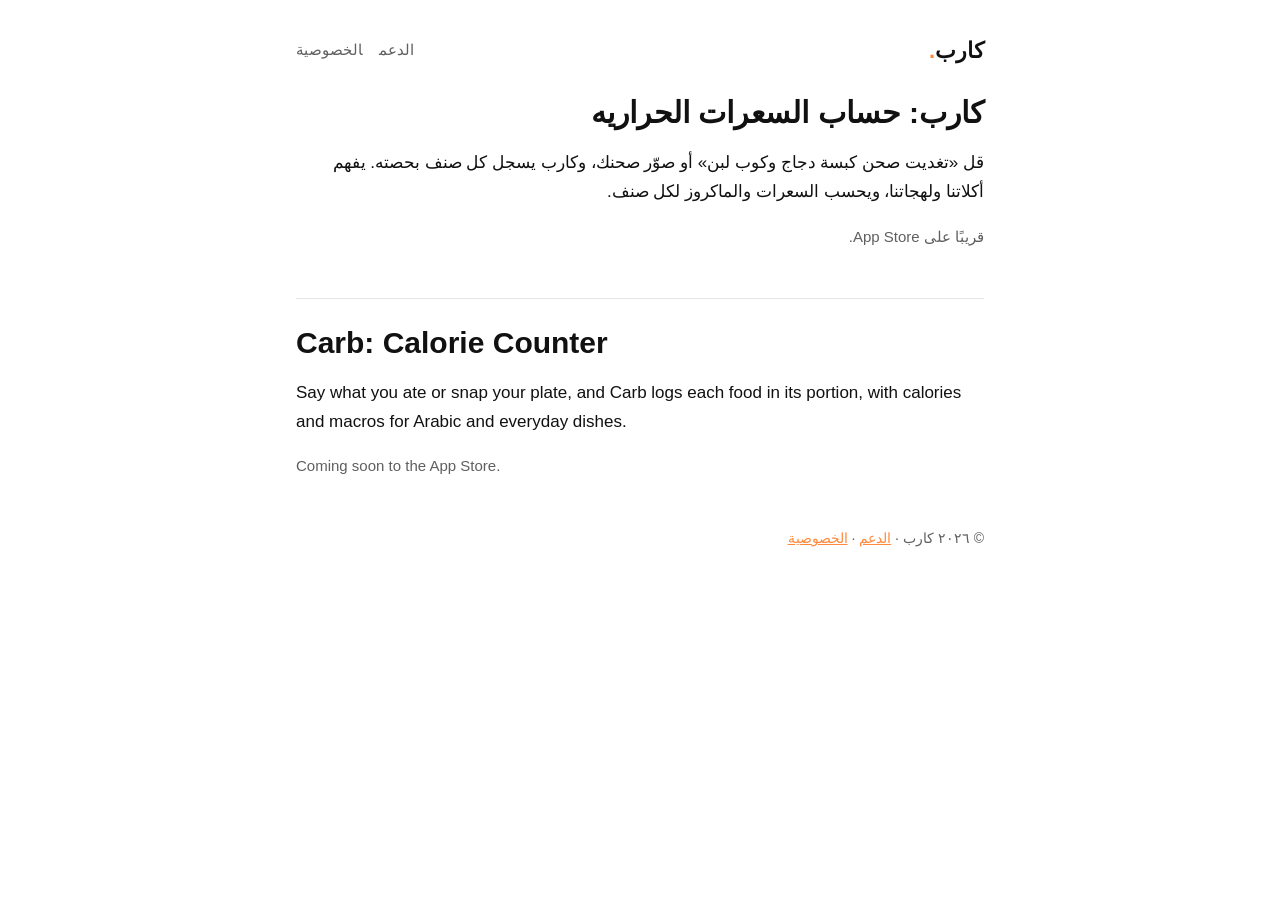
<file: index.html>
<!doctype html>
<html lang="ar" dir="rtl">
<head>
<meta charset="utf-8">
<meta name="viewport" content="width=device-width, initial-scale=1">
<title>كارب: حساب السعرات الحراريه</title>
<meta name="description" content="قل وش أكلت أو صوّر صحنك، وكارب يحسب سعراتك في ثواني.">
<link rel="stylesheet" href="style.css">
</head>
<body>
<main>
<header>
  <a class="brand" href="./">كارب<span>.</span></a>
  <nav><a href="support/">الدعم</a><a href="privacy/">الخصوصية</a></nav>
</header>
<h1>كارب: حساب السعرات الحراريه</h1>
<p>قل «تغديت صحن كبسة دجاج وكوب لبن» أو صوّر صحنك، وكارب يسجل كل صنف بحصته. يفهم أكلاتنا ولهجاتنا، ويحسب السعرات والماكروز لكل صنف.</p>
<p class="muted">قريبًا على App Store.</p>
<section class="en" lang="en" dir="ltr">
<h1>Carb: Calorie Counter</h1>
<p>Say what you ate or snap your plate, and Carb logs each food in its portion, with calories and macros for Arabic and everyday dishes.</p>
<p class="muted">Coming soon to the App Store.</p>
</section>
<footer>© ٢٠٢٦ كارب · <a href="support/">الدعم</a> · <a href="privacy/">الخصوصية</a></footer>
</main>
</body>
</html>
</file>
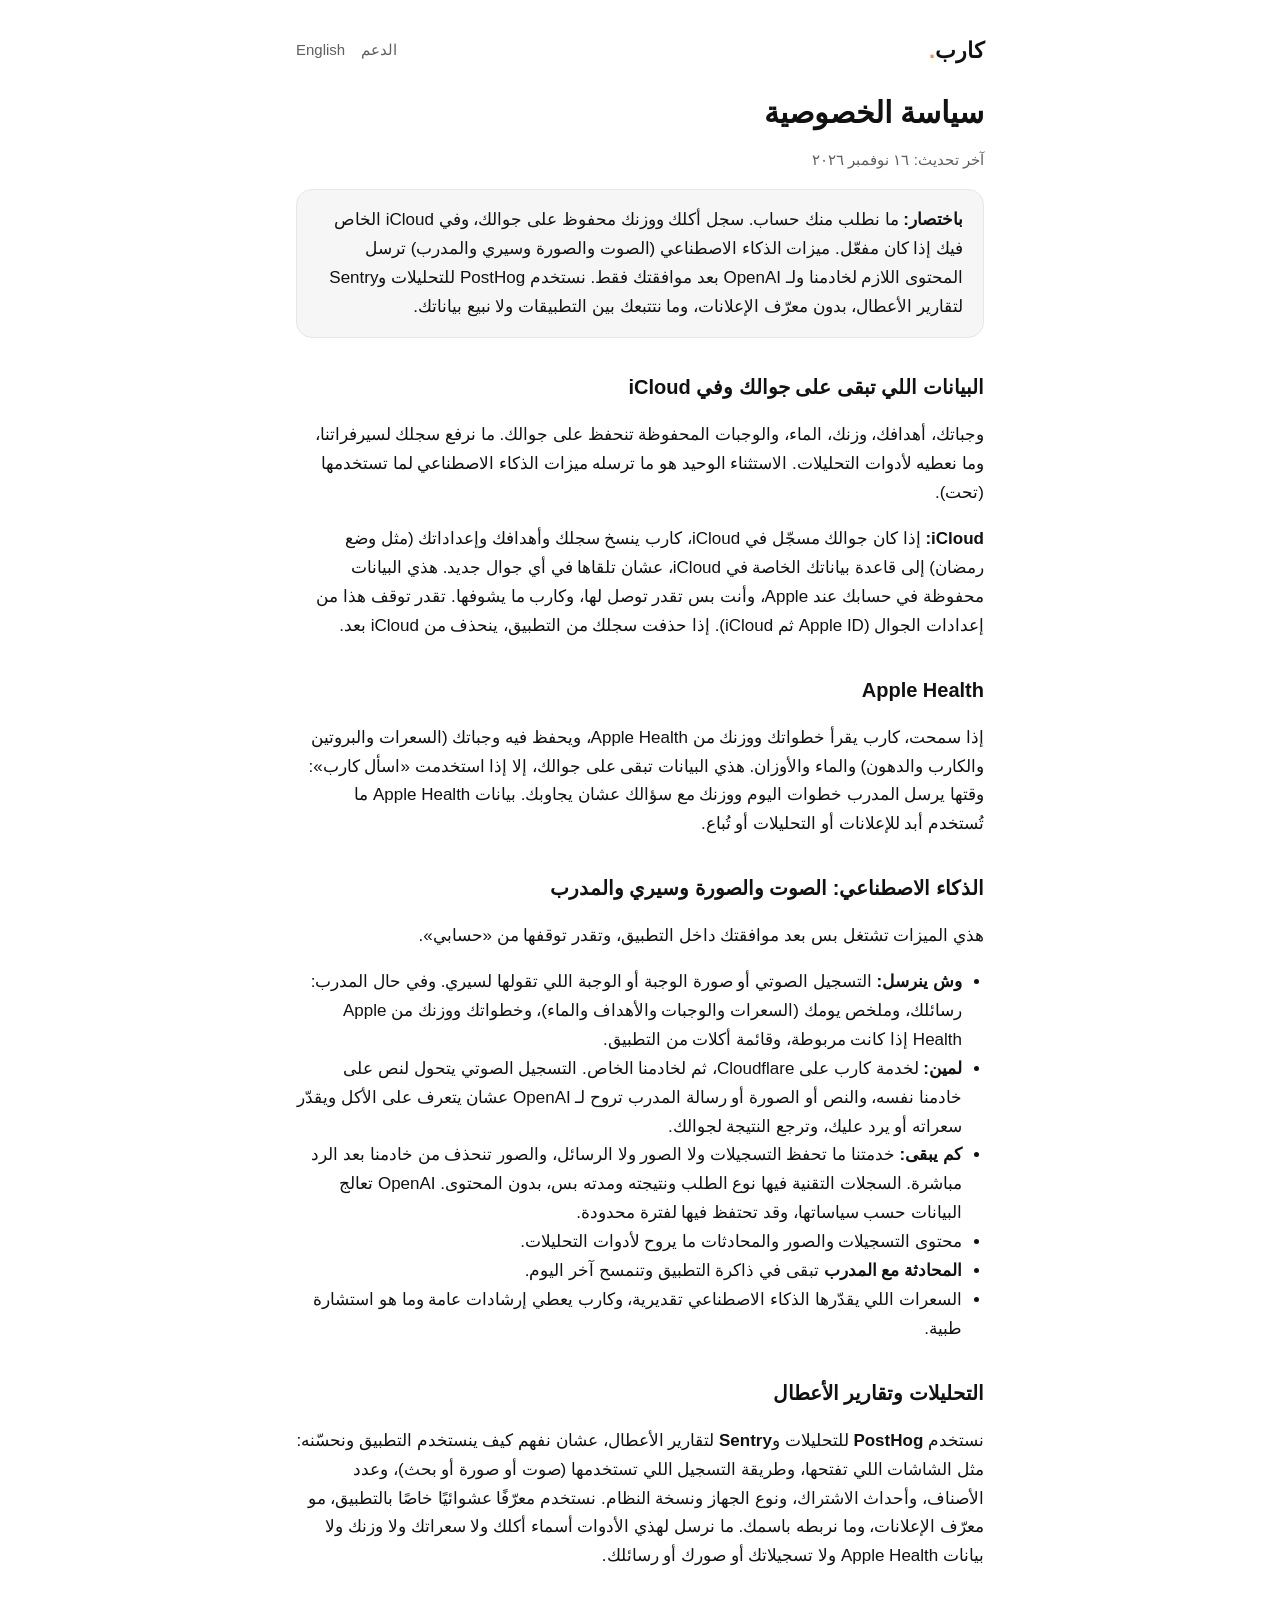
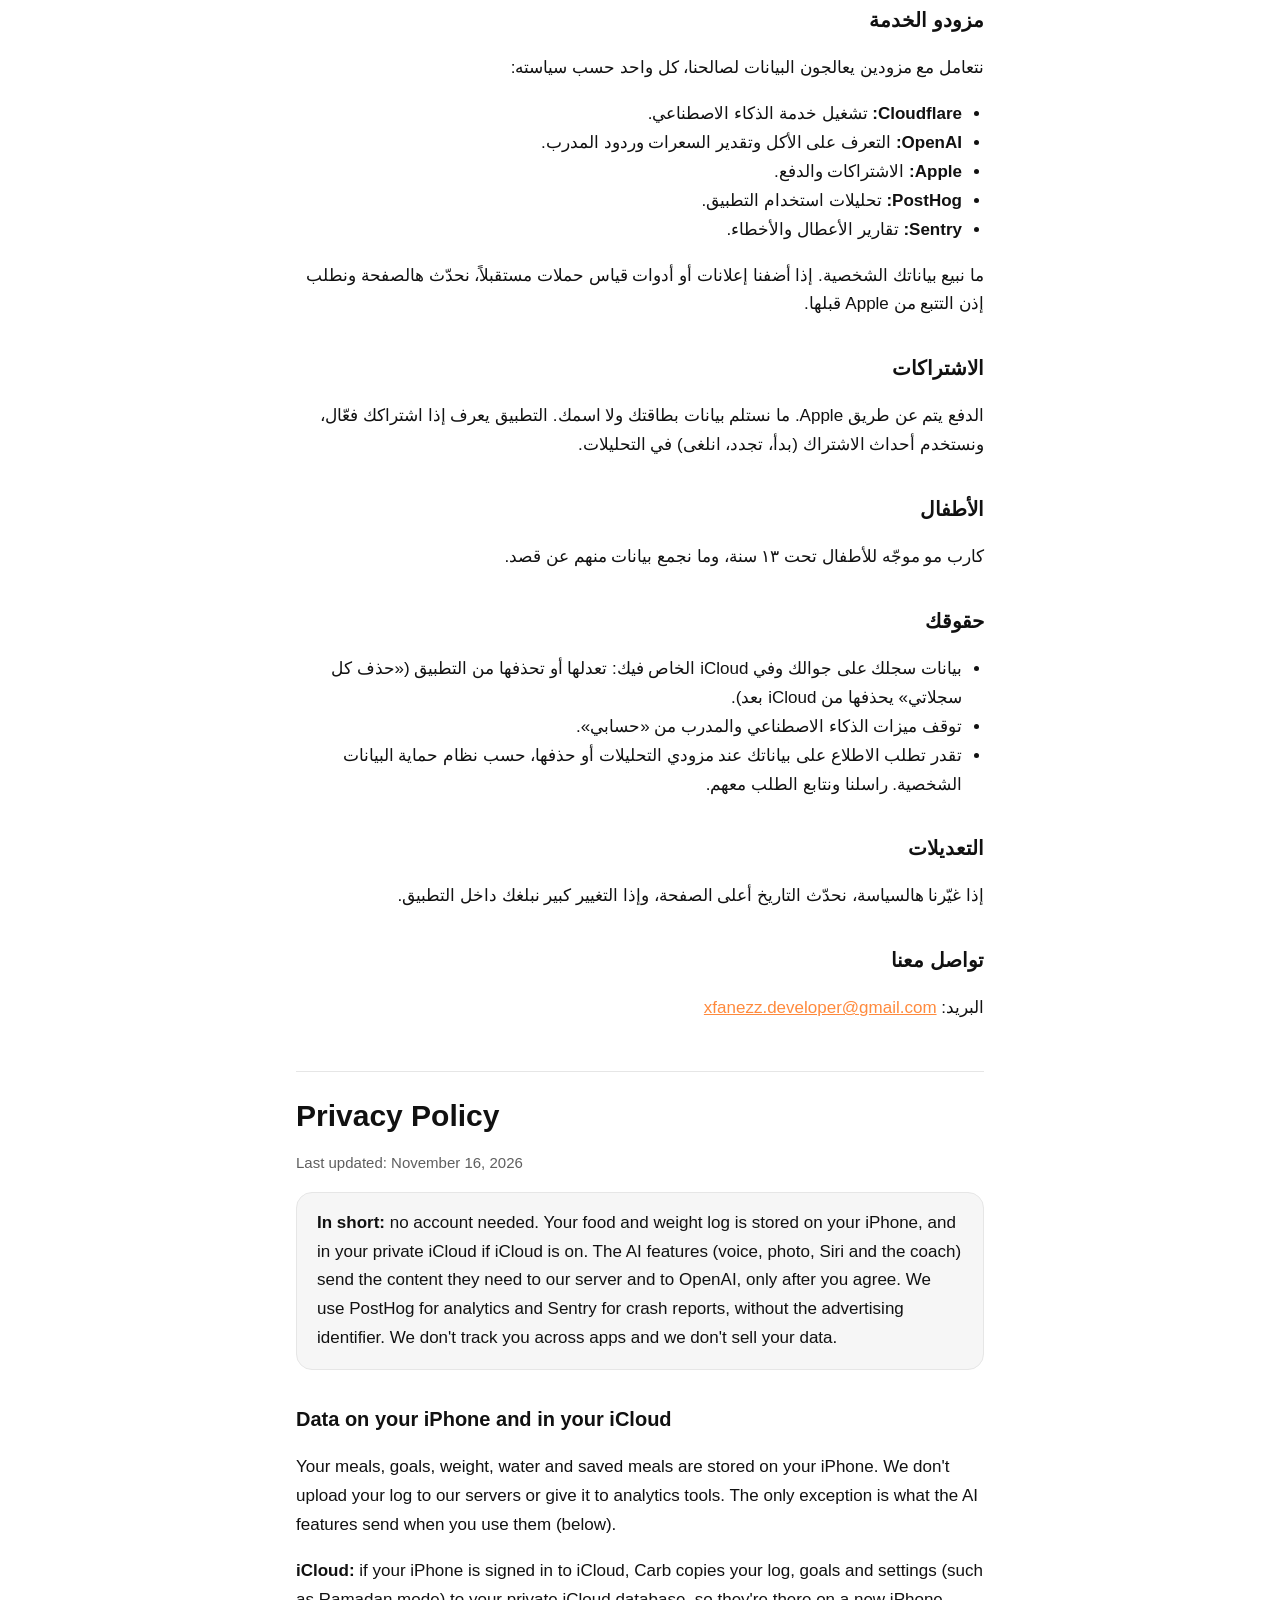
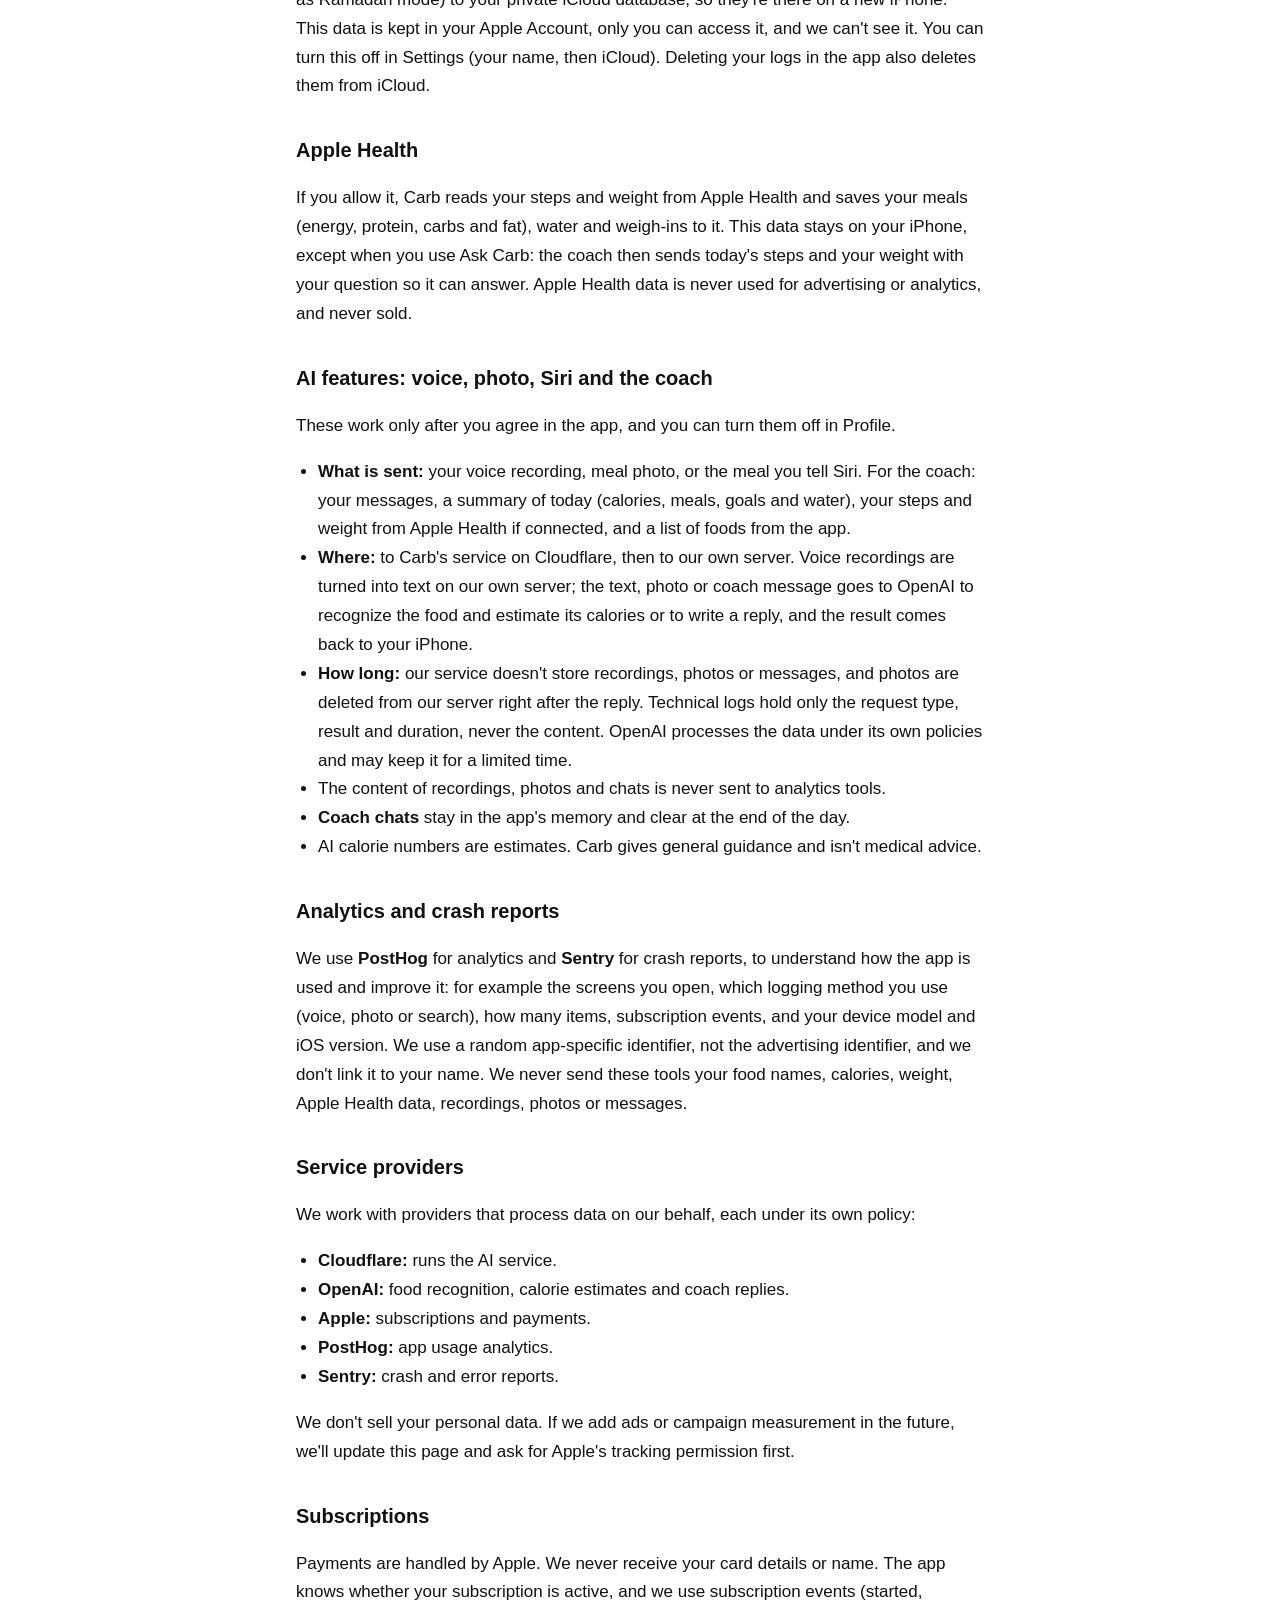
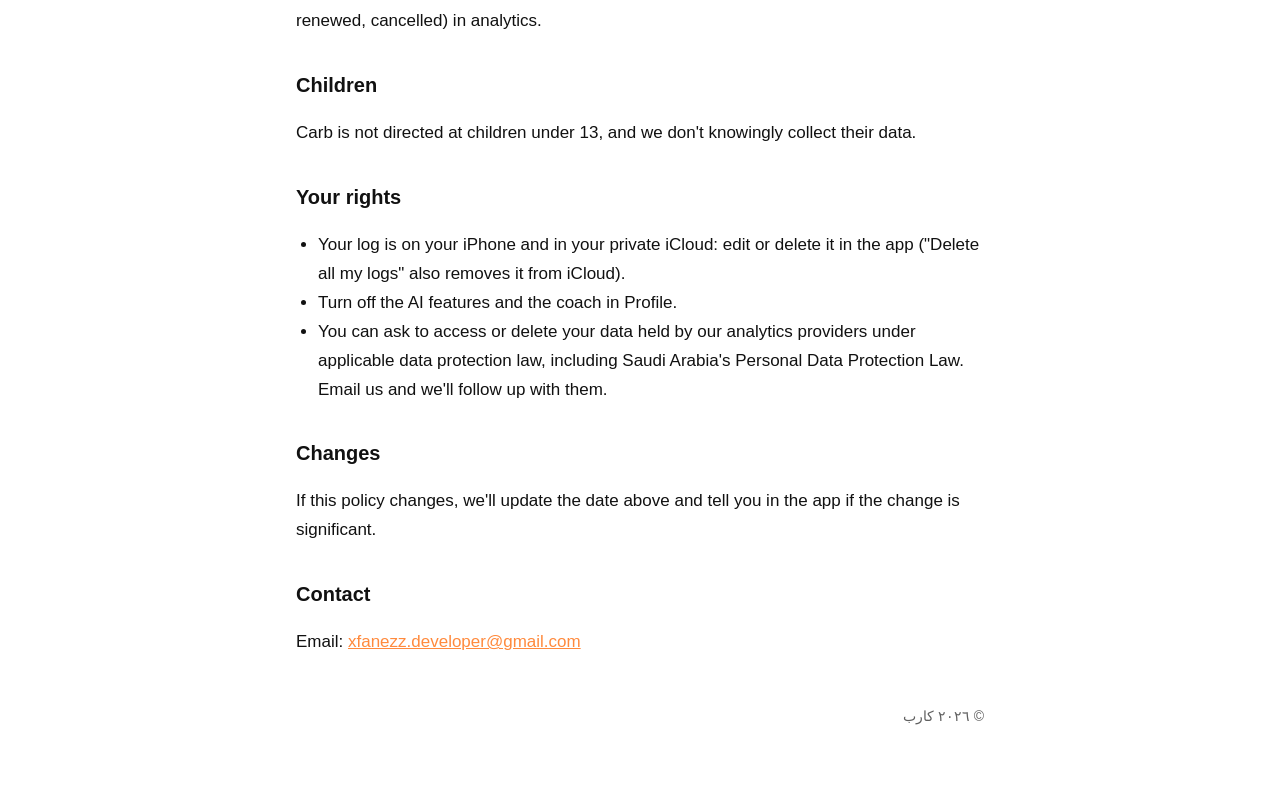
<file: privacy/index.html>
<!doctype html>
<html lang="ar" dir="rtl">
<head>
<meta charset="utf-8">
<meta name="viewport" content="width=device-width, initial-scale=1">
<title>سياسة الخصوصية · كارب</title>
<meta name="description" content="سياسة الخصوصية لتطبيق كارب: حساب السعرات الحراريه">
<link rel="stylesheet" href="../style.css">
</head>
<body>
<main>
<header>
  <a class="brand" href="../">كارب<span>.</span></a>
  <nav><a href="../support/">الدعم</a><a href="#en" class="switch">English</a></nav>
</header>

<h1>سياسة الخصوصية</h1>
<p class="muted">آخر تحديث: ١٦ نوفمبر ٢٠٢٦</p>

<div class="card">
  <strong>باختصار:</strong> ما نطلب منك حساب. سجل أكلك ووزنك محفوظ على جوالك، وفي iCloud الخاص فيك إذا كان مفعّل. ميزات الذكاء الاصطناعي (الصوت والصورة وسيري والمدرب) ترسل المحتوى اللازم لخادمنا ولـ OpenAI بعد موافقتك فقط. نستخدم PostHog للتحليلات وSentry لتقارير الأعطال، بدون معرّف الإعلانات، وما نتتبعك بين التطبيقات ولا نبيع بياناتك.
</div>

<h2>البيانات اللي تبقى على جوالك وفي iCloud</h2>
<p>وجباتك، أهدافك، وزنك، الماء، والوجبات المحفوظة تنحفظ على جوالك. ما نرفع سجلك لسيرفراتنا، وما نعطيه لأدوات التحليلات. الاستثناء الوحيد هو ما ترسله ميزات الذكاء الاصطناعي لما تستخدمها (تحت).</p>
<p><strong>iCloud:</strong> إذا كان جوالك مسجّل في iCloud، كارب ينسخ سجلك وأهدافك وإعداداتك (مثل وضع رمضان) إلى قاعدة بياناتك الخاصة في iCloud، عشان تلقاها في أي جوال جديد. هذي البيانات محفوظة في حسابك عند Apple، وأنت بس تقدر توصل لها، وكارب ما يشوفها. تقدر توقف هذا من إعدادات الجوال (Apple ID ثم iCloud). إذا حذفت سجلك من التطبيق، ينحذف من iCloud بعد.</p>

<h2>Apple Health</h2>
<p>إذا سمحت، كارب يقرأ خطواتك ووزنك من Apple Health، ويحفظ فيه وجباتك (السعرات والبروتين والكارب والدهون) والماء والأوزان. هذي البيانات تبقى على جوالك، إلا إذا استخدمت «اسأل كارب»: وقتها يرسل المدرب خطوات اليوم ووزنك مع سؤالك عشان يجاوبك. بيانات Apple Health ما تُستخدم أبد للإعلانات أو التحليلات أو تُباع.</p>

<h2>الذكاء الاصطناعي: الصوت والصورة وسيري والمدرب</h2>
<p>هذي الميزات تشتغل بس بعد موافقتك داخل التطبيق، وتقدر توقفها من «حسابي».</p>
<ul>
  <li><strong>وش ينرسل:</strong> التسجيل الصوتي أو صورة الوجبة أو الوجبة اللي تقولها لسيري. وفي حال المدرب: رسائلك، وملخص يومك (السعرات والوجبات والأهداف والماء)، وخطواتك ووزنك من Apple Health إذا كانت مربوطة، وقائمة أكلات من التطبيق.</li>
  <li><strong>لمين:</strong> لخدمة كارب على Cloudflare، ثم لخادمنا الخاص. التسجيل الصوتي يتحول لنص على خادمنا نفسه، والنص أو الصورة أو رسالة المدرب تروح لـ OpenAI عشان يتعرف على الأكل ويقدّر سعراته أو يرد عليك، وترجع النتيجة لجوالك.</li>
  <li><strong>كم يبقى:</strong> خدمتنا ما تحفظ التسجيلات ولا الصور ولا الرسائل، والصور تنحذف من خادمنا بعد الرد مباشرة. السجلات التقنية فيها نوع الطلب ونتيجته ومدته بس، بدون المحتوى. OpenAI تعالج البيانات حسب سياساتها، وقد تحتفظ فيها لفترة محدودة.</li>
  <li>محتوى التسجيلات والصور والمحادثات ما يروح لأدوات التحليلات.</li>
  <li><strong>المحادثة مع المدرب</strong> تبقى في ذاكرة التطبيق وتنمسح آخر اليوم.</li>
  <li>السعرات اللي يقدّرها الذكاء الاصطناعي تقديرية، وكارب يعطي إرشادات عامة وما هو استشارة طبية.</li>
</ul>

<h2>التحليلات وتقارير الأعطال</h2>
<p>نستخدم <strong>PostHog</strong> للتحليلات و<strong>Sentry</strong> لتقارير الأعطال، عشان نفهم كيف ينستخدم التطبيق ونحسّنه: مثل الشاشات اللي تفتحها، وطريقة التسجيل اللي تستخدمها (صوت أو صورة أو بحث)، وعدد الأصناف، وأحداث الاشتراك، ونوع الجهاز ونسخة النظام. نستخدم معرّفًا عشوائيًا خاصًا بالتطبيق، مو معرّف الإعلانات، وما نربطه باسمك. ما نرسل لهذي الأدوات أسماء أكلك ولا سعراتك ولا وزنك ولا بيانات Apple Health ولا تسجيلاتك أو صورك أو رسائلك.</p>

<h2>مزودو الخدمة</h2>
<p>نتعامل مع مزودين يعالجون البيانات لصالحنا، كل واحد حسب سياسته:</p>
<ul>
  <li><strong>Cloudflare:</strong> تشغيل خدمة الذكاء الاصطناعي.</li>
  <li><strong>OpenAI:</strong> التعرف على الأكل وتقدير السعرات وردود المدرب.</li>
  <li><strong>Apple:</strong> الاشتراكات والدفع.</li>
  <li><strong>PostHog:</strong> تحليلات استخدام التطبيق.</li>
  <li><strong>Sentry:</strong> تقارير الأعطال والأخطاء.</li>
</ul>
<p>ما نبيع بياناتك الشخصية. إذا أضفنا إعلانات أو أدوات قياس حملات مستقبلاً، نحدّث هالصفحة ونطلب إذن التتبع من Apple قبلها.</p>

<h2>الاشتراكات</h2>
<p>الدفع يتم عن طريق Apple. ما نستلم بيانات بطاقتك ولا اسمك. التطبيق يعرف إذا اشتراكك فعّال، ونستخدم أحداث الاشتراك (بدأ، تجدد، انلغى) في التحليلات.</p>

<h2>الأطفال</h2>
<p>كارب مو موجّه للأطفال تحت ١٣ سنة، وما نجمع بيانات منهم عن قصد.</p>

<h2>حقوقك</h2>
<ul>
  <li>بيانات سجلك على جوالك وفي iCloud الخاص فيك: تعدلها أو تحذفها من التطبيق («حذف كل سجلاتي» يحذفها من iCloud بعد).</li>
  <li>توقف ميزات الذكاء الاصطناعي والمدرب من «حسابي».</li>
  <li>تقدر تطلب الاطلاع على بياناتك عند مزودي التحليلات أو حذفها، حسب نظام حماية البيانات الشخصية. راسلنا ونتابع الطلب معهم.</li>
</ul>

<h2>التعديلات</h2>
<p>إذا غيّرنا هالسياسة، نحدّث التاريخ أعلى الصفحة، وإذا التغيير كبير نبلغك داخل التطبيق.</p>

<h2>تواصل معنا</h2>
<p>البريد: <a href="mailto:xfanezz.developer@gmail.com">xfanezz.developer@gmail.com</a></p>

<section class="en" id="en" lang="en" dir="ltr">
<h1>Privacy Policy</h1>
<p class="muted">Last updated: November 16, 2026</p>

<div class="card">
  <strong>In short:</strong> no account needed. Your food and weight log is stored on your iPhone, and in your private iCloud if iCloud is on. The AI features (voice, photo, Siri and the coach) send the content they need to our server and to OpenAI, only after you agree. We use PostHog for analytics and Sentry for crash reports, without the advertising identifier. We don't track you across apps and we don't sell your data.
</div>

<h2>Data on your iPhone and in your iCloud</h2>
<p>Your meals, goals, weight, water and saved meals are stored on your iPhone. We don't upload your log to our servers or give it to analytics tools. The only exception is what the AI features send when you use them (below).</p>
<p><strong>iCloud:</strong> if your iPhone is signed in to iCloud, Carb copies your log, goals and settings (such as Ramadan mode) to your private iCloud database, so they're there on a new iPhone. This data is kept in your Apple Account, only you can access it, and we can't see it. You can turn this off in Settings (your name, then iCloud). Deleting your logs in the app also deletes them from iCloud.</p>

<h2>Apple Health</h2>
<p>If you allow it, Carb reads your steps and weight from Apple Health and saves your meals (energy, protein, carbs and fat), water and weigh-ins to it. This data stays on your iPhone, except when you use Ask Carb: the coach then sends today's steps and your weight with your question so it can answer. Apple Health data is never used for advertising or analytics, and never sold.</p>

<h2>AI features: voice, photo, Siri and the coach</h2>
<p>These work only after you agree in the app, and you can turn them off in Profile.</p>
<ul>
  <li><strong>What is sent:</strong> your voice recording, meal photo, or the meal you tell Siri. For the coach: your messages, a summary of today (calories, meals, goals and water), your steps and weight from Apple Health if connected, and a list of foods from the app.</li>
  <li><strong>Where:</strong> to Carb's service on Cloudflare, then to our own server. Voice recordings are turned into text on our own server; the text, photo or coach message goes to OpenAI to recognize the food and estimate its calories or to write a reply, and the result comes back to your iPhone.</li>
  <li><strong>How long:</strong> our service doesn't store recordings, photos or messages, and photos are deleted from our server right after the reply. Technical logs hold only the request type, result and duration, never the content. OpenAI processes the data under its own policies and may keep it for a limited time.</li>
  <li>The content of recordings, photos and chats is never sent to analytics tools.</li>
  <li><strong>Coach chats</strong> stay in the app's memory and clear at the end of the day.</li>
  <li>AI calorie numbers are estimates. Carb gives general guidance and isn't medical advice.</li>
</ul>

<h2>Analytics and crash reports</h2>
<p>We use <strong>PostHog</strong> for analytics and <strong>Sentry</strong> for crash reports, to understand how the app is used and improve it: for example the screens you open, which logging method you use (voice, photo or search), how many items, subscription events, and your device model and iOS version. We use a random app-specific identifier, not the advertising identifier, and we don't link it to your name. We never send these tools your food names, calories, weight, Apple Health data, recordings, photos or messages.</p>

<h2>Service providers</h2>
<p>We work with providers that process data on our behalf, each under its own policy:</p>
<ul>
  <li><strong>Cloudflare:</strong> runs the AI service.</li>
  <li><strong>OpenAI:</strong> food recognition, calorie estimates and coach replies.</li>
  <li><strong>Apple:</strong> subscriptions and payments.</li>
  <li><strong>PostHog:</strong> app usage analytics.</li>
  <li><strong>Sentry:</strong> crash and error reports.</li>
</ul>
<p>We don't sell your personal data. If we add ads or campaign measurement in the future, we'll update this page and ask for Apple's tracking permission first.</p>

<h2>Subscriptions</h2>
<p>Payments are handled by Apple. We never receive your card details or name. The app knows whether your subscription is active, and we use subscription events (started, renewed, cancelled) in analytics.</p>

<h2>Children</h2>
<p>Carb is not directed at children under 13, and we don't knowingly collect their data.</p>

<h2>Your rights</h2>
<ul>
  <li>Your log is on your iPhone and in your private iCloud: edit or delete it in the app ("Delete all my logs" also removes it from iCloud).</li>
  <li>Turn off the AI features and the coach in Profile.</li>
  <li>You can ask to access or delete your data held by our analytics providers under applicable data protection law, including Saudi Arabia's Personal Data Protection Law. Email us and we'll follow up with them.</li>
</ul>

<h2>Changes</h2>
<p>If this policy changes, we'll update the date above and tell you in the app if the change is significant.</p>

<h2>Contact</h2>
<p>Email: <a href="mailto:xfanezz.developer@gmail.com">xfanezz.developer@gmail.com</a></p>
</section>

<footer>© ٢٠٢٦ كارب</footer>
</main>
</body>
</html>
</file>
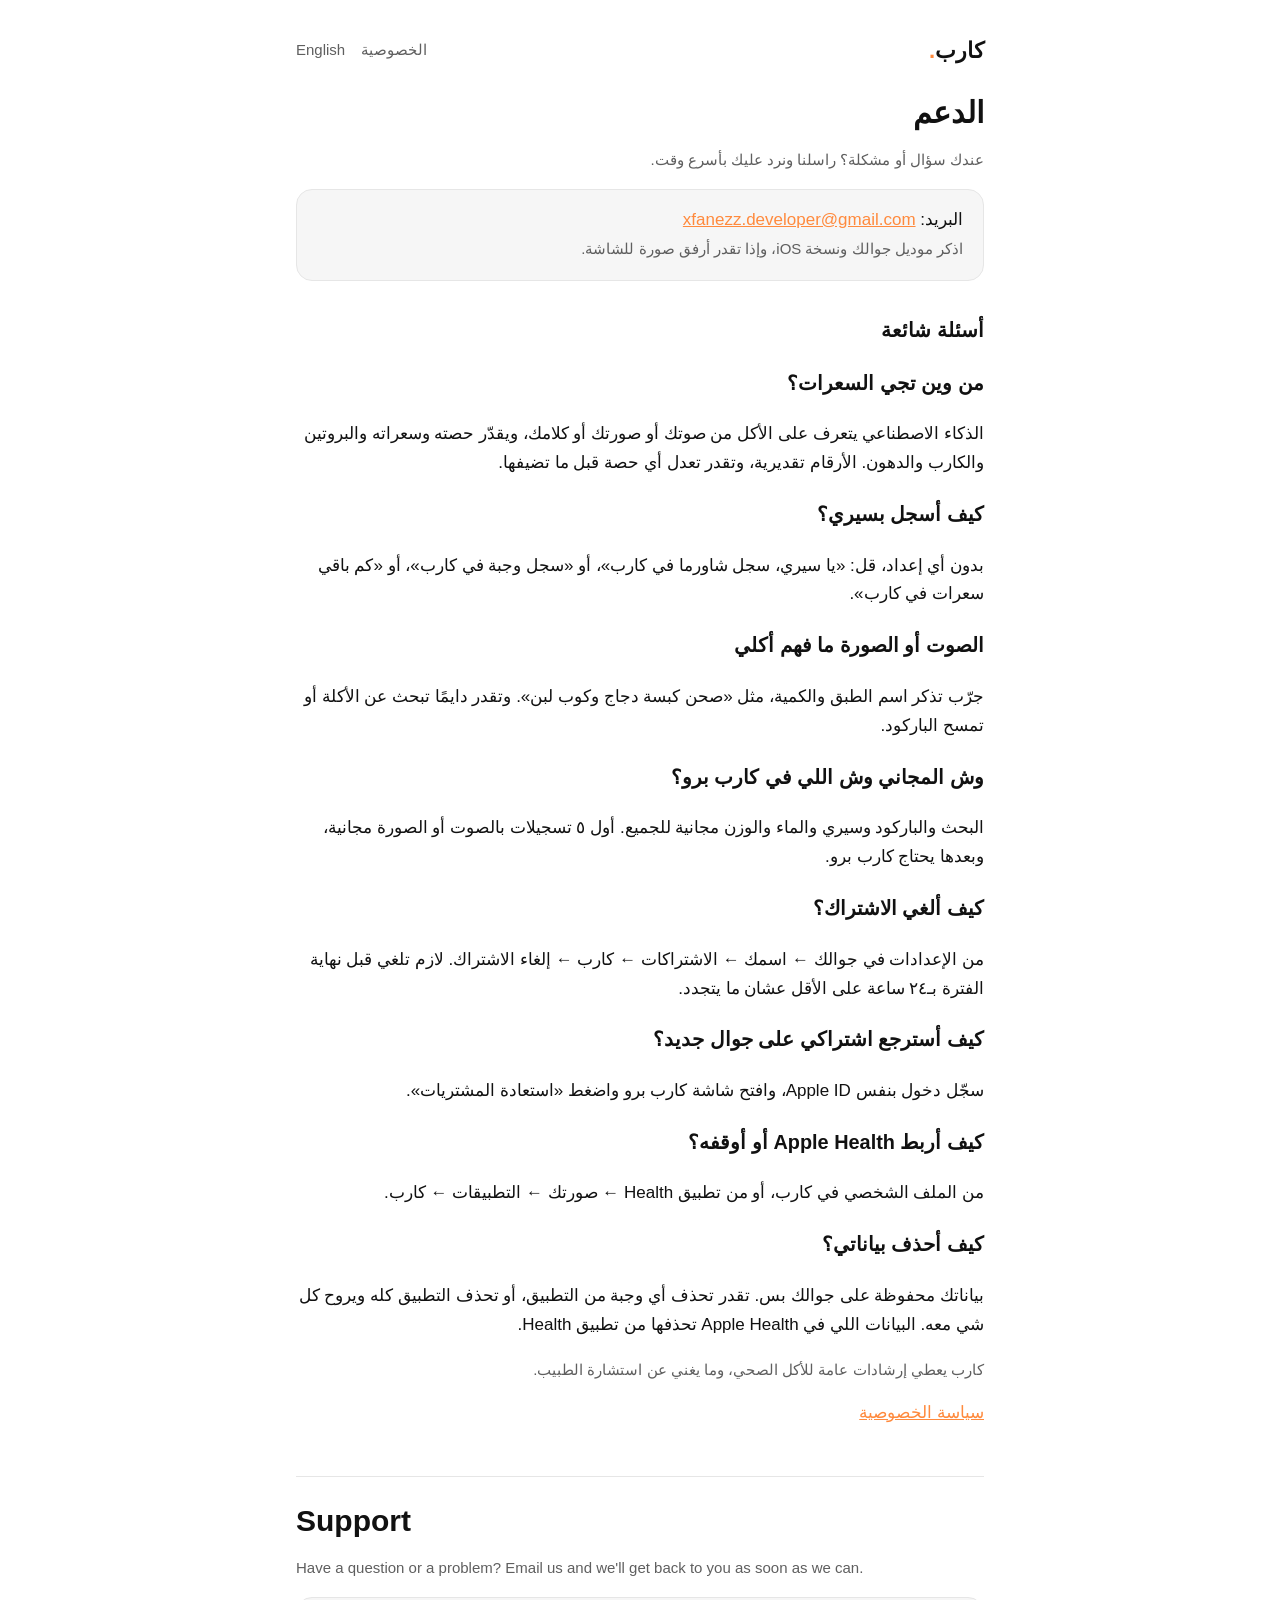
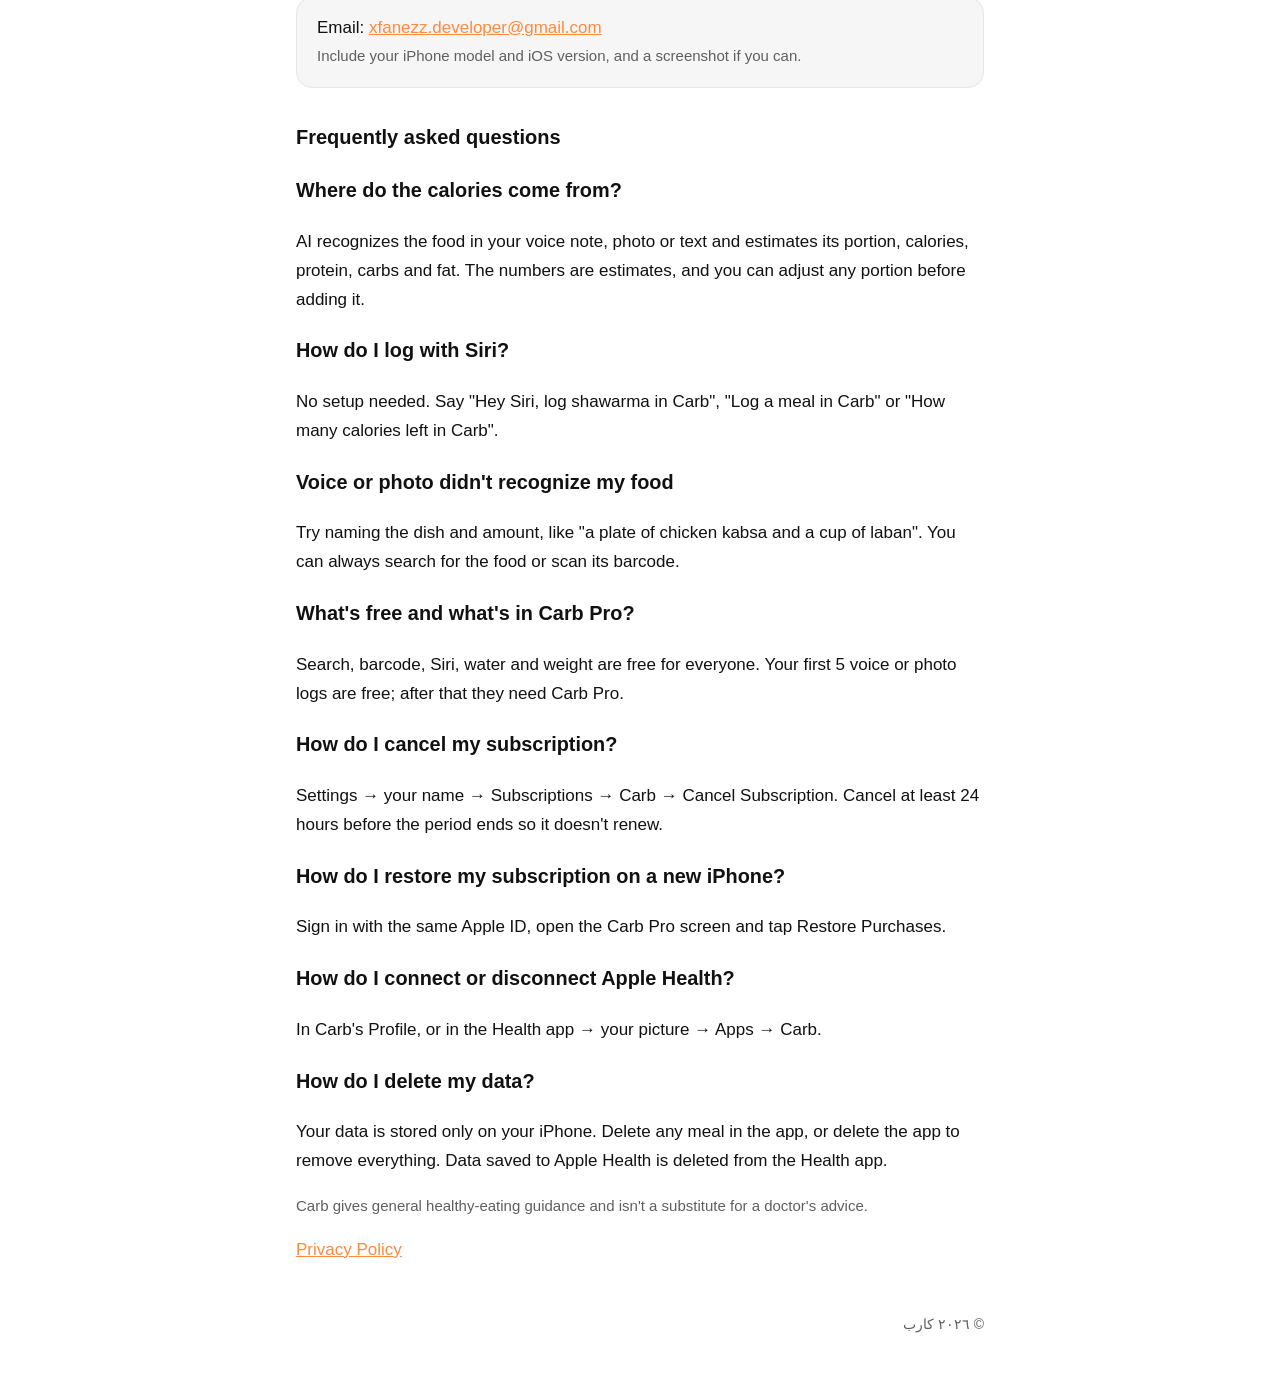
<file: support/index.html>
<!doctype html>
<html lang="ar" dir="rtl">
<head>
<meta charset="utf-8">
<meta name="viewport" content="width=device-width, initial-scale=1">
<title>الدعم · كارب</title>
<meta name="description" content="الدعم والأسئلة الشائعة لتطبيق كارب: حساب السعرات الحراريه">
<link rel="stylesheet" href="../style.css">
</head>
<body>
<main>
<header>
  <a class="brand" href="../">كارب<span>.</span></a>
  <nav><a href="../privacy/">الخصوصية</a><a href="#en" class="switch">English</a></nav>
</header>

<h1>الدعم</h1>
<p class="muted">عندك سؤال أو مشكلة؟ راسلنا ونرد عليك بأسرع وقت.</p>

<div class="card">
  البريد: <a href="mailto:xfanezz.developer@gmail.com?subject=%D8%AF%D8%B9%D9%85%20%D9%83%D8%A7%D8%B1%D8%A8">xfanezz.developer@gmail.com</a><br>
  <span class="muted">اذكر موديل جوالك ونسخة iOS، وإذا تقدر أرفق صورة للشاشة.</span>
</div>

<h2>أسئلة شائعة</h2>

<h3>من وين تجي السعرات؟</h3>
<p>الذكاء الاصطناعي يتعرف على الأكل من صوتك أو صورتك أو كلامك، ويقدّر حصته وسعراته والبروتين والكارب والدهون. الأرقام تقديرية، وتقدر تعدل أي حصة قبل ما تضيفها.</p>

<h3>كيف أسجل بسيري؟</h3>
<p>بدون أي إعداد، قل: «يا سيري، سجل شاورما في كارب»، أو «سجل وجبة في كارب»، أو «كم باقي سعرات في كارب».</p>

<h3>الصوت أو الصورة ما فهم أكلي</h3>
<p>جرّب تذكر اسم الطبق والكمية، مثل «صحن كبسة دجاج وكوب لبن». وتقدر دايمًا تبحث عن الأكلة أو تمسح الباركود.</p>

<h3>وش المجاني وش اللي في كارب برو؟</h3>
<p>البحث والباركود وسيري والماء والوزن مجانية للجميع. أول ٥ تسجيلات بالصوت أو الصورة مجانية، وبعدها يحتاج كارب برو.</p>

<h3>كيف ألغي الاشتراك؟</h3>
<p>من الإعدادات في جوالك ← اسمك ← الاشتراكات ← كارب ← إلغاء الاشتراك. لازم تلغي قبل نهاية الفترة بـ٢٤ ساعة على الأقل عشان ما يتجدد.</p>

<h3>كيف أسترجع اشتراكي على جوال جديد؟</h3>
<p>سجّل دخول بنفس Apple ID، وافتح شاشة كارب برو واضغط «استعادة المشتريات».</p>

<h3>كيف أربط Apple Health أو أوقفه؟</h3>
<p>من الملف الشخصي في كارب، أو من تطبيق Health ← صورتك ← التطبيقات ← كارب.</p>

<h3>كيف أحذف بياناتي؟</h3>
<p>بياناتك محفوظة على جوالك بس. تقدر تحذف أي وجبة من التطبيق، أو تحذف التطبيق كله ويروح كل شي معه. البيانات اللي في Apple Health تحذفها من تطبيق Health.</p>

<p class="muted">كارب يعطي إرشادات عامة للأكل الصحي، وما يغني عن استشارة الطبيب.</p>
<p><a href="../privacy/">سياسة الخصوصية</a></p>

<section class="en" id="en" lang="en" dir="ltr">
<h1>Support</h1>
<p class="muted">Have a question or a problem? Email us and we'll get back to you as soon as we can.</p>

<div class="card">
  Email: <a href="mailto:xfanezz.developer@gmail.com?subject=Carb%20support">xfanezz.developer@gmail.com</a><br>
  <span class="muted">Include your iPhone model and iOS version, and a screenshot if you can.</span>
</div>

<h2>Frequently asked questions</h2>

<h3>Where do the calories come from?</h3>
<p>AI recognizes the food in your voice note, photo or text and estimates its portion, calories, protein, carbs and fat. The numbers are estimates, and you can adjust any portion before adding it.</p>

<h3>How do I log with Siri?</h3>
<p>No setup needed. Say "Hey Siri, log shawarma in Carb", "Log a meal in Carb" or "How many calories left in Carb".</p>

<h3>Voice or photo didn't recognize my food</h3>
<p>Try naming the dish and amount, like "a plate of chicken kabsa and a cup of laban". You can always search for the food or scan its barcode.</p>

<h3>What's free and what's in Carb Pro?</h3>
<p>Search, barcode, Siri, water and weight are free for everyone. Your first 5 voice or photo logs are free; after that they need Carb Pro.</p>

<h3>How do I cancel my subscription?</h3>
<p>Settings → your name → Subscriptions → Carb → Cancel Subscription. Cancel at least 24 hours before the period ends so it doesn't renew.</p>

<h3>How do I restore my subscription on a new iPhone?</h3>
<p>Sign in with the same Apple ID, open the Carb Pro screen and tap Restore Purchases.</p>

<h3>How do I connect or disconnect Apple Health?</h3>
<p>In Carb's Profile, or in the Health app → your picture → Apps → Carb.</p>

<h3>How do I delete my data?</h3>
<p>Your data is stored only on your iPhone. Delete any meal in the app, or delete the app to remove everything. Data saved to Apple Health is deleted from the Health app.</p>

<p class="muted">Carb gives general healthy-eating guidance and isn't a substitute for a doctor's advice.</p>
<p><a href="../privacy/#en">Privacy Policy</a></p>
</section>

<footer>© ٢٠٢٦ كارب</footer>
</main>
</body>
</html>
</file>
<file: style.css>
:root {
  --bg: #ffffff;
  --text: #111111;
  --muted: #5f5f5f;
  --line: #e6e6e6;
  --card: #f6f6f6;
  --accent: #ff8a3d;
}
@media (prefers-color-scheme: dark) {
  :root {
    --bg: #000000;
    --text: #f2f2f2;
    --muted: #a0a0a0;
    --line: #222222;
    --card: #111111;
  }
}
* { box-sizing: border-box; }
html { -webkit-text-size-adjust: 100%; }
body {
  margin: 0;
  background: var(--bg);
  color: var(--text);
  font: 17px/1.7 -apple-system, BlinkMacSystemFont, "SF Arabic", "Geeza Pro", "Segoe UI", Tahoma, sans-serif;
}
main { max-width: 720px; margin: 0 auto; padding: 32px 16px 64px; }
header { display: flex; align-items: center; justify-content: space-between; gap: 12px; margin-bottom: 24px; }
.brand { font-weight: 800; font-size: 22px; text-decoration: none; color: var(--text); }
.brand span { color: var(--accent); }
nav a { color: var(--muted); text-decoration: none; margin-inline-start: 16px; font-size: 15px; }
nav a:hover { color: var(--text); }
h1 { font-size: 30px; line-height: 1.3; margin: 0 0 4px; }
h2 { font-size: 20px; margin: 32px 0 8px; }
p, li { color: var(--text); }
.muted { color: var(--muted); font-size: 15px; }
ul { padding-inline-start: 22px; }
a { color: var(--accent); }
.card { background: var(--card); border: 1px solid var(--line); border-radius: 16px; padding: 16px 20px; margin: 16px 0; }
.en { direction: ltr; text-align: left; border-top: 1px solid var(--line); margin-top: 48px; padding-top: 24px; }
.switch { font-size: 15px; }
footer { margin-top: 48px; color: var(--muted); font-size: 14px; }
</file>
